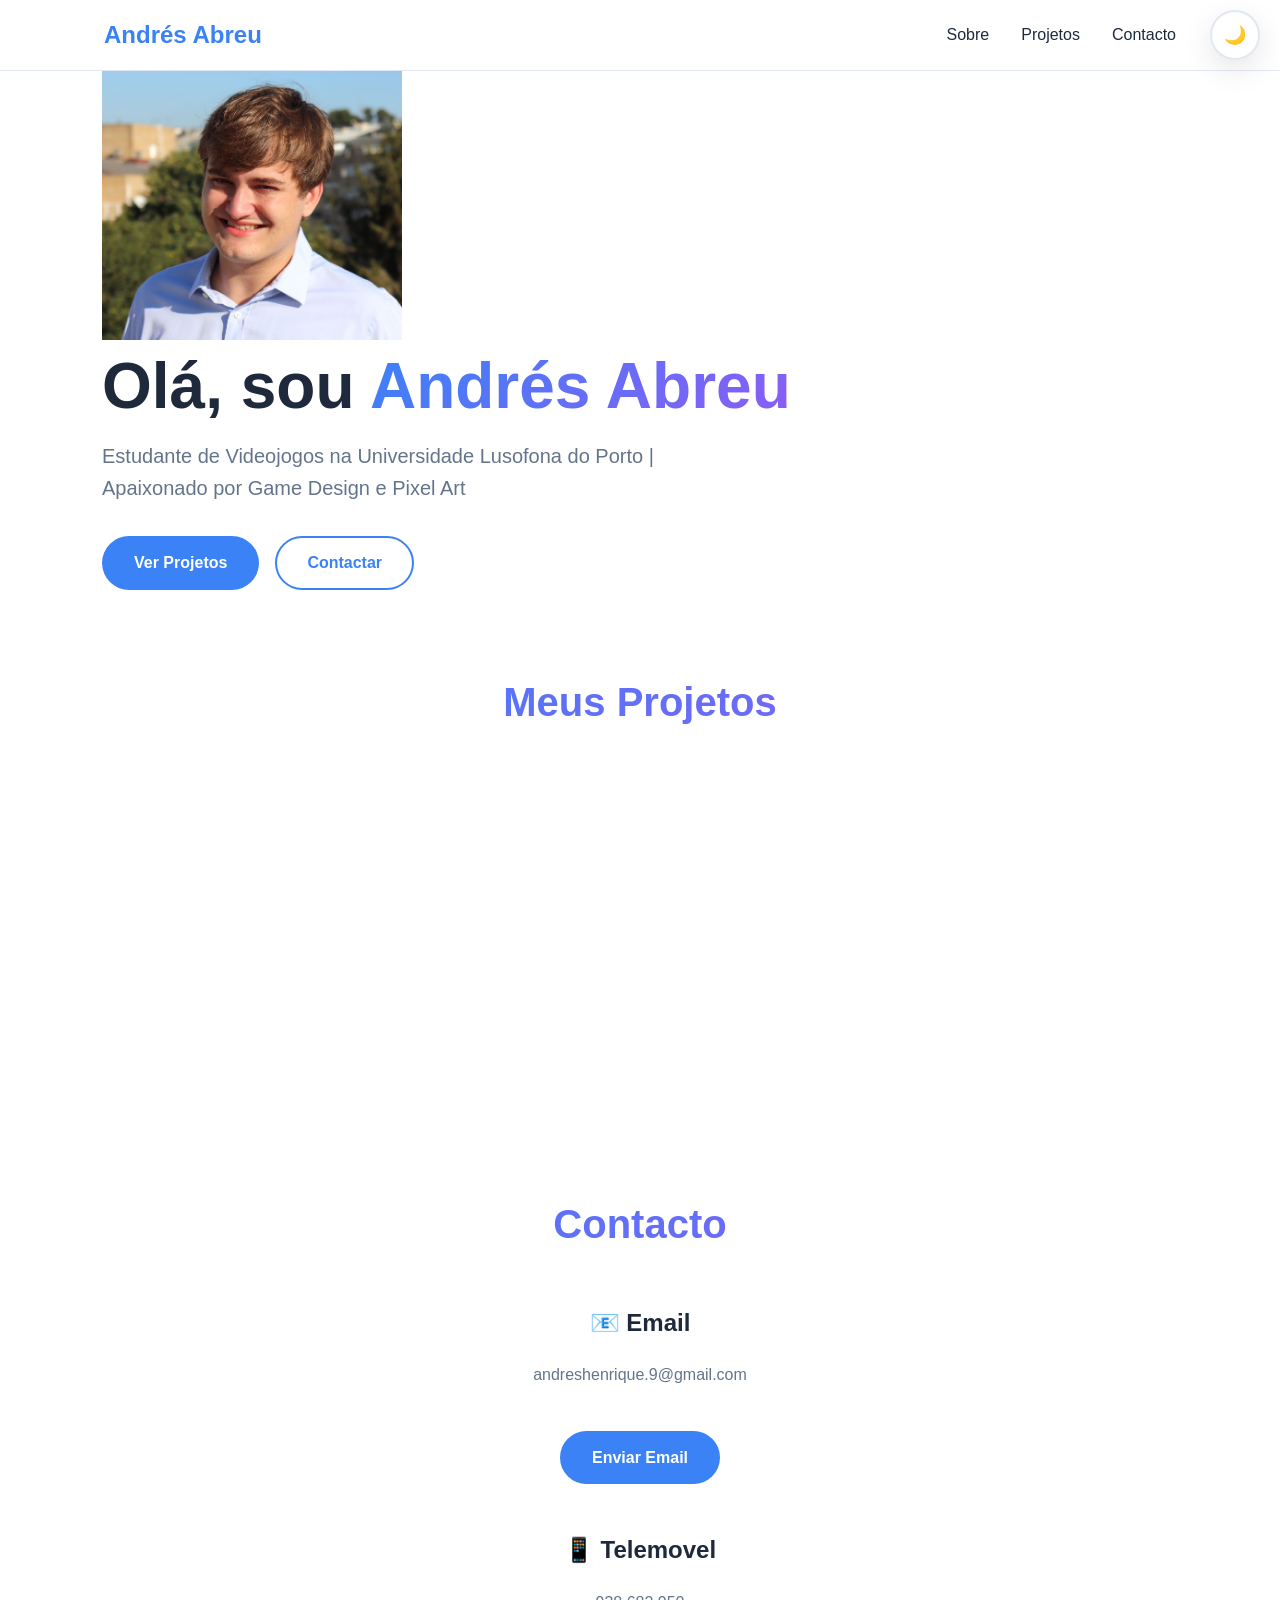
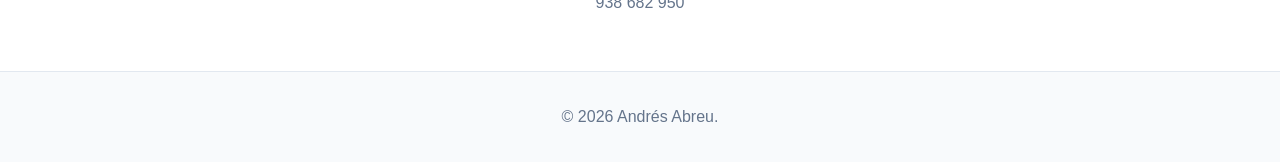
<file: Index.html>
<!DOCTYPE html>
<html lang="pt">
<head>
    <meta charset="UTF-8">
    <meta name="viewport" content="width=device-width, initial-scale=1.0">
    <title>Andrés Abreu - Game Developer</title>
    <link rel="stylesheet" href="style.css">
    <link rel="icon" type="image/x-icon" href="Lol.ico">
</head>
<body>
    
    <button id="theme-toggle" class="theme-toggle" title="Alternar tema">
        🌙
    </button>

    <header>
        <nav class="navbar">
            <div class="nav-brand">Andrés Abreu</div>
            <ul class="nav-menu">
                <li><a href="#sobre">Sobre</a></li>
                <li><a href="#projetos">Projetos</a></li>
                <li><a href="#contacto">Contacto</a></li>
            </ul>
            <div class="hamburger">
                <span></span>                         
                <span></span>
                <span></span>
            </div>
        </nav>
    </header>

    <main style="width: 100%; height: 100%">
        <section id="sobre" class="section">
            <div class="container">
                <img src="Eu.jpg" width="300" height="300"> 
                <h1 class="hero-title">Olá, sou <span class="highlight">Andrés Abreu</span></h1>
                <p class="hero-subtitle">Estudante de Videojogos na Universidade Lusofona do Porto | Apaixonado por Game Design e Pixel Art</p>
                <div class="hero-buttons">
                    <a href="#projetos" class="btn btn-primary">Ver Projetos</a>
                    <a href="#contacto" class="btn btn-secondary">Contactar</a>
                </div>
            </div>
        </section>
        <section id="projetos" class="section">
            <div class="container">
                <h2 class="section-title">Meus Projetos</h2>
                <div class="projects-grid">
                    <div class="project-card">
                        <div class="project-image">
                            <img src="Slugshoot.png">
                        </div>
                        <div class="project-content">
                            <h3>Slugshoot</h3>
                            <p>Um shooter 2D pixel art onde controlas uma lesma contra maquinas futuristicas. Feito Godot com sistema de upgrades de armas e gadgets.</p>
                            <div class="project-links">
                                <a href="https://bpgodinho.itch.io/slugshot" class="btn-link">Demo</a>
                            </div>
                        </div>
                    </div>

                    <div class="project-card">
                        <div class="project-image">
                            <img src="Assembly.png">
                        </div>
                        <div class="project-content">
                            <h3>Assembly Lines</h3>
                            <p>Jogo de puzzle de fabricas onde tens de fazer varias formas fabricadas pelas.Feito Godot com sistema de upgrades de armas e gadgets.</p>
                            <div class="project-links">
                                <a href="https://bpgodinho.itch.io/assembly-lines" class="btn-link">Demo</a>
                            </div>
                        </div>
                    </div>
                </div>
            </div>
        </section>

        <section id="contacto" class="section">
            <div class="container">
                <h2 class="section-title">Contacto</h2>
                <div class="contact-grid">
                    <div class="contact-item">
                        <h3>📧 Email</h3>
                        <p>andreshenrique.9@gmail.com</p>
                        <a href="mailto:andreshenrique.9@gmail.com" class="btn btn-primary">Enviar Email</a>
                        <h3>📱 Telemovel</h3>
                        <p>938 682 950</p>
                    </div>
                </div>
            </div>
        </section>
    </main>
    <footer>
        <div class="container">
            <p>&copy; 2026 Andrés Abreu.</p>
        </div>
    </footer>
    <script src="script.js"></script>
</body>
</html>
</file>
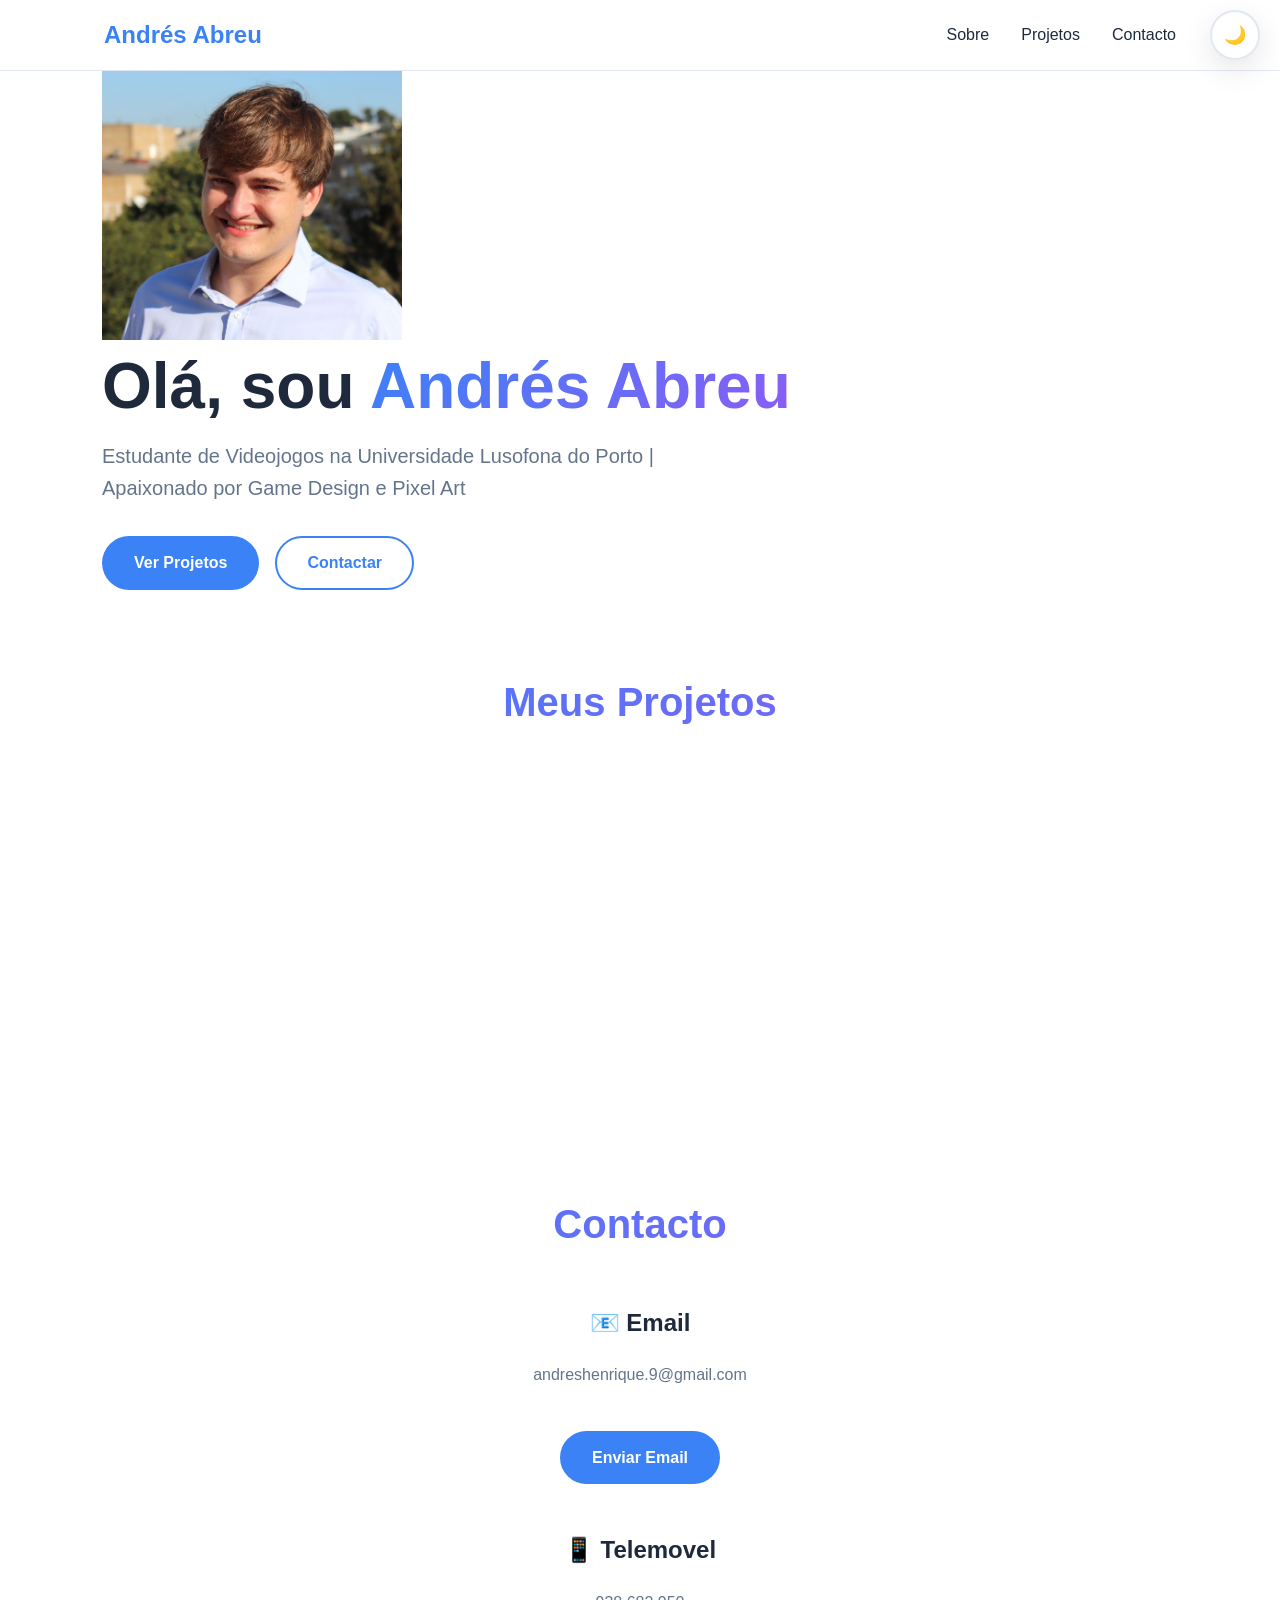
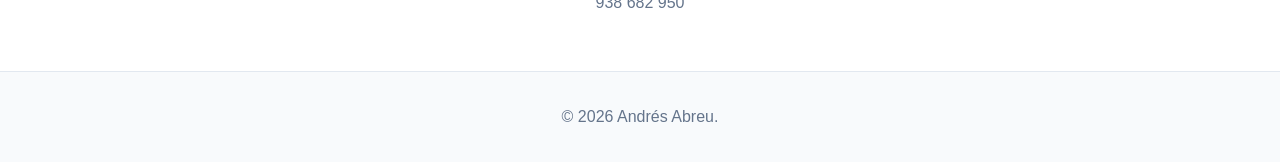
<file: index.html>
<!DOCTYPE html>
<html lang="pt">
<head>
    <meta charset="UTF-8">
    <meta name="viewport" content="width=device-width, initial-scale=1.0">
    <title>Andrés Abreu - Game Developer</title>
    <link rel="stylesheet" href="style.css">
    <link rel="icon" type="image/x-icon" href="Lol.ico">
</head>
<body>
    
    <button id="theme-toggle" class="theme-toggle" title="Alternar tema">
        🌙
    </button>

    <header>
        <nav class="navbar">
            <div class="nav-brand">Andrés Abreu</div>
            <ul class="nav-menu">
                <li><a href="#sobre">Sobre</a></li>
                <li><a href="#projetos">Projetos</a></li>
                <li><a href="#contacto">Contacto</a></li>
            </ul>
            <div class="hamburger">
                <span></span>                         
                <span></span>
                <span></span>
            </div>
        </nav>
    </header>

    <main style="width: 100%; height: 100%">
        <section id="sobre" class="section">
            <div class="container">
                <img src="Eu.jpg" width="300" height="300"> 
                <h1 class="hero-title">Olá, sou <span class="highlight">Andrés Abreu</span></h1>
                <p class="hero-subtitle">Estudante de Videojogos na Universidade Lusofona do Porto | Apaixonado por Game Design e Pixel Art</p>
                <div class="hero-buttons">
                    <a href="#projetos" class="btn btn-primary">Ver Projetos</a>
                    <a href="#contacto" class="btn btn-secondary">Contactar</a>
                </div>
            </div>
        </section>
        <section id="projetos" class="section">
            <div class="container">
                <h2 class="section-title">Meus Projetos</h2>
                <div class="projects-grid">
                    <div class="project-card">
                        <div class="project-image">
                            <img src="Slugshoot.png">
                        </div>
                        <div class="project-content">
                            <h3>Slugshoot</h3>
                            <p>Um shooter 2D pixel art onde controlas uma lesma contra maquinas futuristicas. Feito Godot com sistema de upgrades de armas e gadgets.</p>
                            <div class="project-links">
                                <a href="https://bpgodinho.itch.io/slugshot" class="btn-link">Demo</a>
                            </div>
                        </div>
                    </div>

                    <div class="project-card">
                        <div class="project-image">
                            <img src="Assembly.png">
                        </div>
                        <div class="project-content">
                            <h3>Assembly Lines</h3>
                            <p>Jogo de puzzle de fabricas onde tens de fazer varias formas fabricadas pelas.Feito Godot com sistema de upgrades de armas e gadgets.</p>
                            <div class="project-links">
                                <a href="https://bpgodinho.itch.io/assembly-lines" class="btn-link">Demo</a>
                            </div>
                        </div>
                    </div>
                </div>
            </div>
        </section>

        <section id="contacto" class="section">
            <div class="container">
                <h2 class="section-title">Contacto</h2>
                <div class="contact-grid">
                    <div class="contact-item">
                        <h3>📧 Email</h3>
                        <p>andreshenrique.9@gmail.com</p>
                        <a href="mailto:andreshenrique.9@gmail.com" class="btn btn-primary">Enviar Email</a>
                        <h3>📱 Telemovel</h3>
                        <p>938 682 950</p>
                    </div>
                </div>
            </div>
        </section>
    </main>
    <footer>
        <div class="container">
            <p>&copy; 2026 Andrés Abreu.</p>
        </div>
    </footer>
    <script src="script.js"></script>
</body>
</html>
</file>
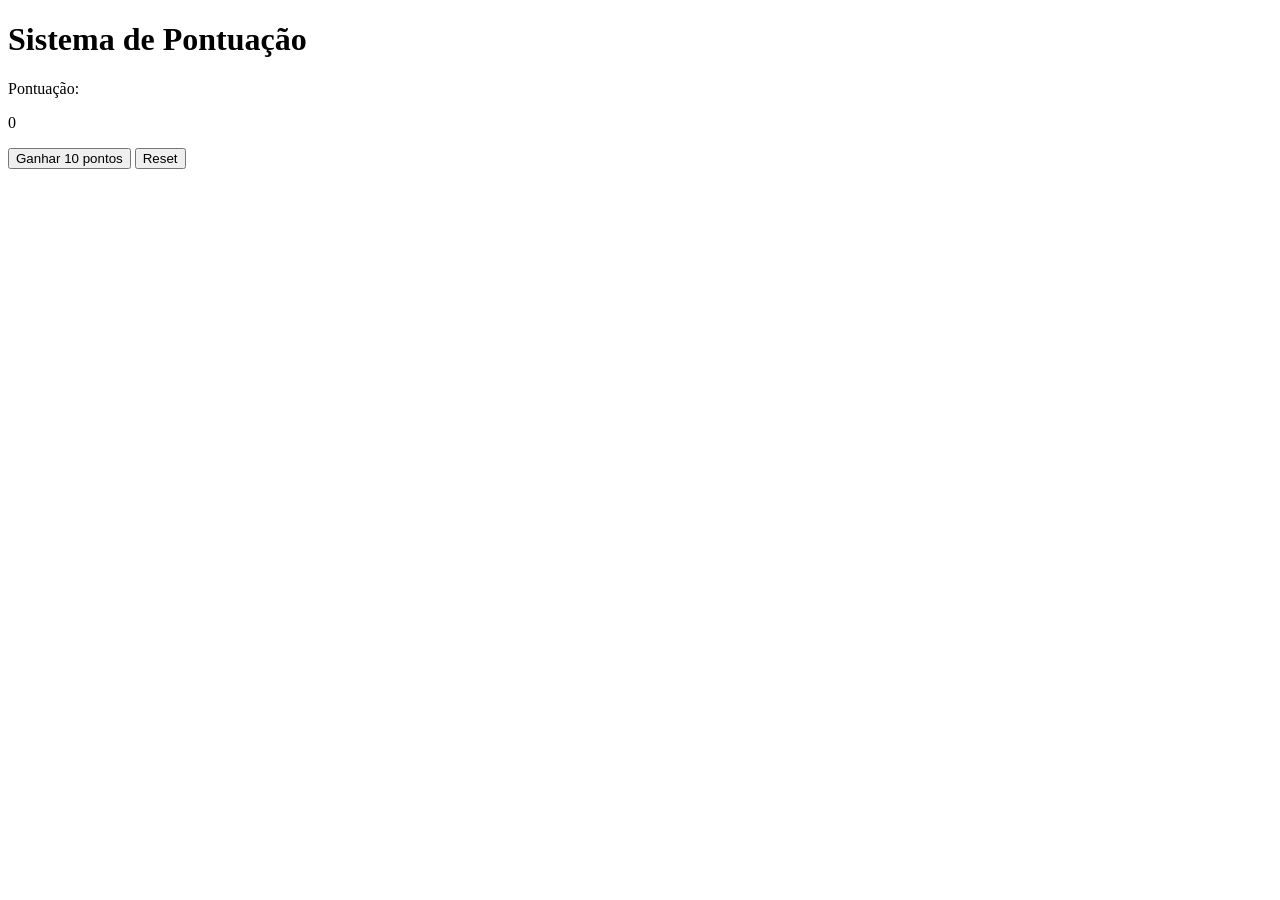
<file: exercicio.html>
<!DOCTYPE html>
<html>
<head>
<meta charset="UTF-8">
<title> Pontuação</title>
</head>
<body>
<h1>Sistema de Pontuação</h1>
<p>Pontuação:</p>
<p id="score">0</p>
<button id="addPoint">Ganhar 10 pontos</button>
<button id="reset">Reset</button>
<script>

let score = 0;

const scoreText = document.getElementById("score");
const addBtn = document.getElementById("addPoint");
const resetBtn = document.getElementById("reset");

addBtn.addEventListener("click", function(){
 score = score + 10;
 scoreText.textContent = score;
});

resetBtn.addEventListener("click", function(){
 score = 0;
 scoreText.textContent = score;
});
</script>
</body>
</html>
</file>
<file: style.css>
* {
    margin: 0;
    padding: 0;
    box-sizing: border-box;
}

:root {
    --bg-primary: #ffffff;
    --bg-secondary: #f8fafc;
    --text-primary: #1e293b;
    --text-secondary: #64748b;
    --accent: #3b82f6;
    --accent-hover: #2563eb;
    --card-bg: #ffffff;
    --border: #e2e8f0;
    --shadow: 0 10px 30px rgba(0,0,0,0.1);
}

[data-theme="dark"] {
    --bg-primary: #0f172a;
    --bg-secondary: #1e293b;
    --text-primary: #f8fafc;
    --text-secondary: #cbd5e1;
    --accent: #60a5fa;
    --accent-hover: #3b82f6;
    --card-bg: #1e293b;
    --border: #334155;
    --shadow: 0 10px 30px rgba(0,0,0,0.3);
}

body {
    font-family: 'Segoe UI', Tahoma, Geneva, Verdana, sans-serif;
    line-height: 1.6;
    color: var(--text-primary);
    background: var(--bg-primary);
    transition: all 0.3s ease;
}


.theme-toggle {
    position: fixed;
    top: 10px;
    right: 20px;
    background: var(--card-bg);
    border: 2px solid var(--border);
    border-radius: 50%;
    width: 50px;
    height: 50px;
    cursor: pointer;
    z-index: 1000;
    transition: all 0.3s ease;
    font-size: 18px;
    box-shadow: var(--shadow);
}

.theme-toggle:hover, .theme-toggle:active {
    transform: scale(1.1);
    box-shadow: 0 5px 20px rgba(0,0,0,0.2);
}

header {
    position: fixed;
    top: 0;
    width: 100%;
    background: var(--card-bg);
    backdrop-filter: blur(10px);
    border-bottom: 1px solid var(--border);
    z-index: 999;
    transition: all 0.3s ease;
}


.navbar {
    display: flex;
    justify-content: space-between;
    align-items: center;
    padding: 1rem 5%;
    max-width: 1200px;
    margin: 0 auto;
}

.nav-brand {
    font-size: 1.5rem;
    font-weight: bold;
    color: var(--accent);
}

.nav-menu {
    display: flex;
    list-style: none;
    gap: 2rem;
}

.nav-menu a {
    text-decoration: none;
    color: var(--text-primary);
    font-weight: 500;
    transition: color 0.3s ease;
    position: relative;
}

.nav-menu a:hover {
    color: var(--accent);
}

.nav-menu a::after {
    content: '';
    position: absolute;
    bottom: -5px;
    left: 0;
    width: 0;
    height: 2px;
    background: var(--accent);
    transition: width 0.3s ease;
}

.nav-menu a:hover::after {
    width: 100%;
}

.hamburger {
    display: none;
    flex-direction: column;
    cursor: pointer;
    gap: 4px;
}

.hamburger span {
    width: 25px;
    height: 3px;
    background: var(--text-primary);
    transition: 0.3s;
}

.section {
    padding: 40px 20px;
    scroll-margin-top: 80px;
}

.container {
    max-width: 1200px;
    margin: 0 auto;
    padding: 0 5%;
}

.section-title {
    font-size: 2.5rem;
    text-align: center;
    margin-bottom: 3rem;
    background: linear-gradient(135deg, var(--accent), #8b5cf6);
    -webkit-background-clip: text;
    -webkit-text-fill-color: transparent;
    background-clip: text;
}

.hero-title {
    font-size: clamp(2.5rem, 5vw, 4rem);
    margin-bottom: 1rem;
    line-height: 1.2;
}

.highlight {
    background: linear-gradient(135deg, var(--accent), #8b5cf6);
    -webkit-background-clip: text;
    -webkit-text-fill-color: transparent;
    background-clip: text;
}

.hero-subtitle {
    font-size: 1.25rem;
    color: var(--text-secondary);
    margin-bottom: 2rem;
    max-width: 600px;
}

.hero-buttons {
    display: flex;
    gap: 1rem;
    flex-wrap: wrap;
}

.btn {
    padding: 12px 30px;
    border-radius: 50px;
    text-decoration: none;
    font-weight: 600;
    transition: all 0.3s ease;
    display: inline-block;
    border: 2px solid transparent;
    cursor: pointer;
}

.btn-primary {
    background: var(--accent);
    color: white;
}

.btn-primary:hover {
    background: var(--accent-hover);
    transform: translateY(-2px);
    box-shadow: 0 10px 25px rgba(59, 130, 246, 0.4);
}

.btn-secondary {
    background: transparent;
    color: var(--accent);
    border-color: var(--accent);
}

.btn-secondary:hover, .btn-secondary:focus {
    background: var(--accent);
    color: white;
    transform: translateY(-2px);
}

.btn-link {
    color: var(--accent);
    text-decoration: none;
    font-weight: 500;
}

.btn-link:hover {
    text-decoration: underline;
}

.projects-grid {
    display: grid;
    grid-template-columns: repeat(auto-fit, minmax(350px, 1fr));
    gap: 2rem;
}

.project-card {
    background: var(--card-bg);
    border-radius: 20px;
    overflow: hidden;
    box-shadow: var(--shadow);
    transition: all 0.4s ease;
    border: 1px solid var(--border);
    opacity: 0;
    transform: translateY(20px);
}

.project-card:hover {
    transform: translateY(-10px);
    box-shadow: 0 25px 50px rgba(0,0,0,0.15);
}

.project-image img {
    width: 100%;
    height: 100px;
    object-fit: cover;
    transition: transform 0.4s ease;
}

.project-card:hover .project-image img {
    transform: scale(1.05);
}

.project-content {
    padding: 1.5rem;
}

.project-content h3 {
    margin-bottom: 1rem;
    color: var(--text-primary);
}

.project-content p {
    color: var(--text-secondary);
    margin-bottom: 1.5rem;
}

.project-links {
    display: flex;
    gap: 1rem;
}

.contact-grid {
    display: grid;
    grid-template-columns: repeat(auto-fit, minmax(250px, 1fr));
    gap: 2rem;
    text-align: center;
}

.contact-item {
    display: flex;
    flex-direction: column;
    align-items: center;
    gap: 12px; 
}

.contact-item h3 {
    margin-bottom: 0.5rem;
    font-size: 1.5rem;
}

.contact-item p {
    color: var(--text-secondary);
    margin-bottom: 1rem;
}

.contact-item .btn {
    margin: 15px 0;
}

.contact-item h3:nth-of-type(2) {
    margin-top: 20px;
}

footer {
    background: var(--bg-secondary);
    padding: 2rem 0;
    text-align: center;
    border-top: 1px solid var(--border);
}

footer p {
    color: var(--text-secondary);
}

.loading-spinner {
    position: fixed;
    top: 50%;
    left: 50%;
    transform: translate(-50%, -50%);
    background: var(--card-bg);
    padding: 2rem 3rem;
    border-radius: 20px;
    box-shadow: var(--shadow);
    z-index: 2000;
    display: flex;
    flex-direction: column;
    align-items: center;
    gap: 1rem;
    font-size: 1.2rem;
    color: var(--accent);
    border: 2px solid var(--border);
    backdrop-filter: blur(10px);
}

.loading-spinner i {
    font-size: 2.5rem;
}

.quote-section {
    margin-top: 3rem;
    text-align: center;
    padding: 2.5rem 2rem;
    background: var(--bg-secondary);
    border-radius: 20px;
    border: 1px solid var(--border);
    max-width: 700px;
    margin-left: auto;
    margin-right: auto;
    box-shadow: var(--shadow);
}

.daily-quote {
    margin-top: 1.5rem;
    font-size: 1.3rem;
    font-style: italic;
    color: var(--text-secondary);
    min-height: 80px;
    display: flex;
    flex-direction: column;
    justify-content: center;
}

.daily-quote blockquote {
    margin-bottom: 1rem;
    font-size: 1.4rem;
    position: relative;
    padding-left: 2.5rem;
    line-height: 1.5;
}

.daily-quote blockquote::before {
    content: '"';
    font-size: 4rem;
    color: var(--accent);
    position: absolute;
    left: 0;
    top: -15px;
    font-family: serif;
}

.daily-quote cite {
    display: block;
    margin-top: 1rem;
    font-weight: 600;
    color: var(--accent);
    font-size: 1.1rem;
}


.projects-header {
    display: flex;
    flex-direction: column;
    align-items: center;
    gap: 1rem;
    margin-bottom: 3rem;
    padding: 1rem 0;
}

#project-search {
    width: 100%;
    max-width: 450px;
    padding: 15px 25px;
    border: 2px solid var(--border);
    border-radius: 50px;
    font-size: 1rem;
    background: var(--card-bg);
    color: var(--text-primary);
    transition: all 0.3s ease;
    font-family: inherit;
}

#project-search::placeholder {
    color: var(--text-secondary);
}

#project-search:focus {
    outline: none;
    border-color: var(--accent);
    box-shadow: 0 0 0 4px rgba(59, 130, 246, 0.1);
    transform: translateY(-2px);
}

.search-feedback {
    color: var(--text-secondary);
    font-size: 0.95rem;
    font-weight: 500;
    padding: 0.5rem 1rem;
    background: var(--card-bg);
    border-radius: 20px;
    border: 1px solid var(--border);
}


@media (max-width: 768px) {
    .hamburger {
        display: flex;
    }
    
    .nav-menu {
        position: fixed;
        left: -100%;
        top: 70px;
        flex-direction: column;
        background: var(--card-bg);
        width: 100%;
        text-align: center;
        transition: 0.3s;
        box-shadow: var(--shadow);
        padding: 2rem 0;
        gap: 1rem;
        z-index: 998;
    }
    
    .nav-menu.active {
        left: 0;
    }
    
    .hero-buttons {
        flex-direction: column;
        align-items: center;
    }
    
    .projects-grid {
        grid-template-columns: 1fr;
    }
    
    .section {
        padding: 80px 20px;
    }
    
    .quote-section {
        margin: 2rem 1rem;
        padding: 2rem 1.5rem;
    }
    
    .projects-header {
        margin: 0 1rem 2rem;
    }
    
    #project-search {
        max-width: 100%;
    }
}

html {
    scroll-behavior: smooth;
}

/* ANIMAÇÕES INICIAIS */
.section {
    opacity: 0;
    transform: translateY(40px);
    transition: all 0.8s cubic-bezier(0.25, 0.46, 0.45, 0.94);
}

@keyframes fadeInUp {
    to {
        opacity: 1;
        transform: translateY(0);
    }
}
</file>
